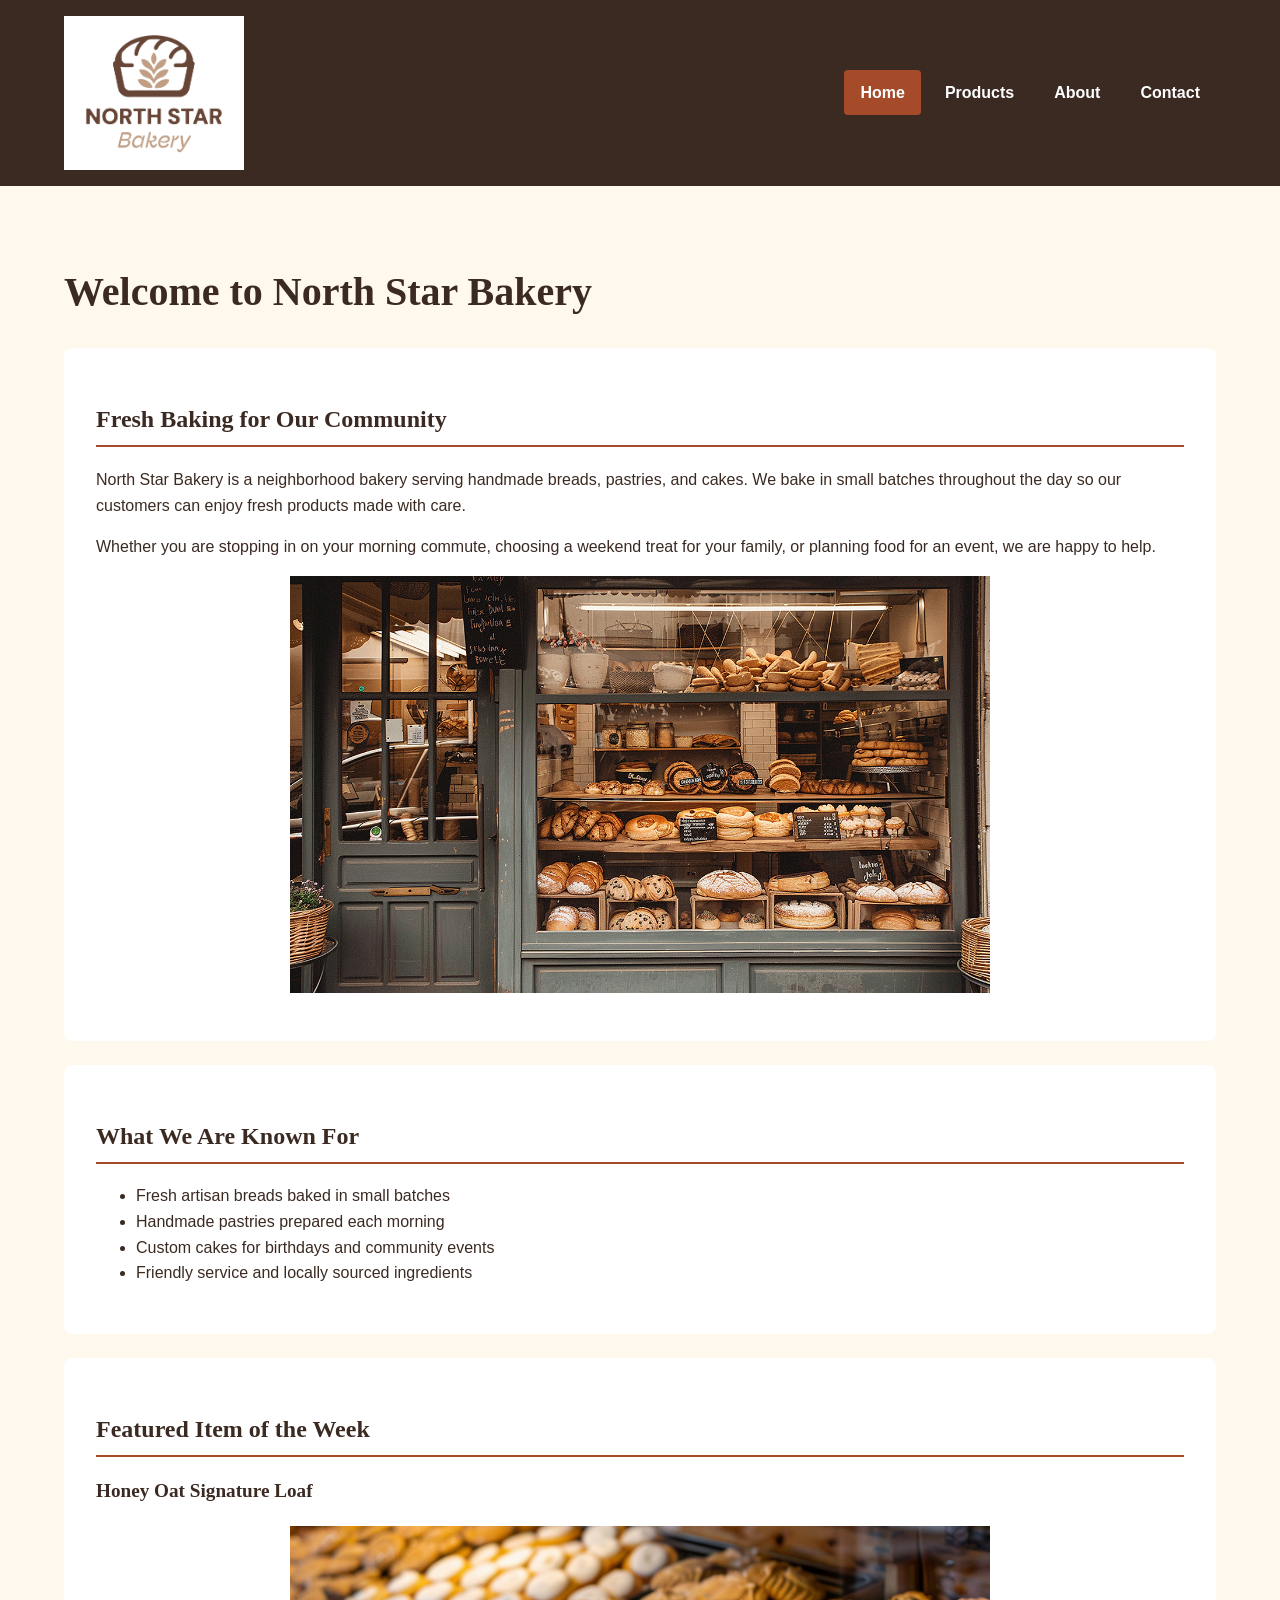
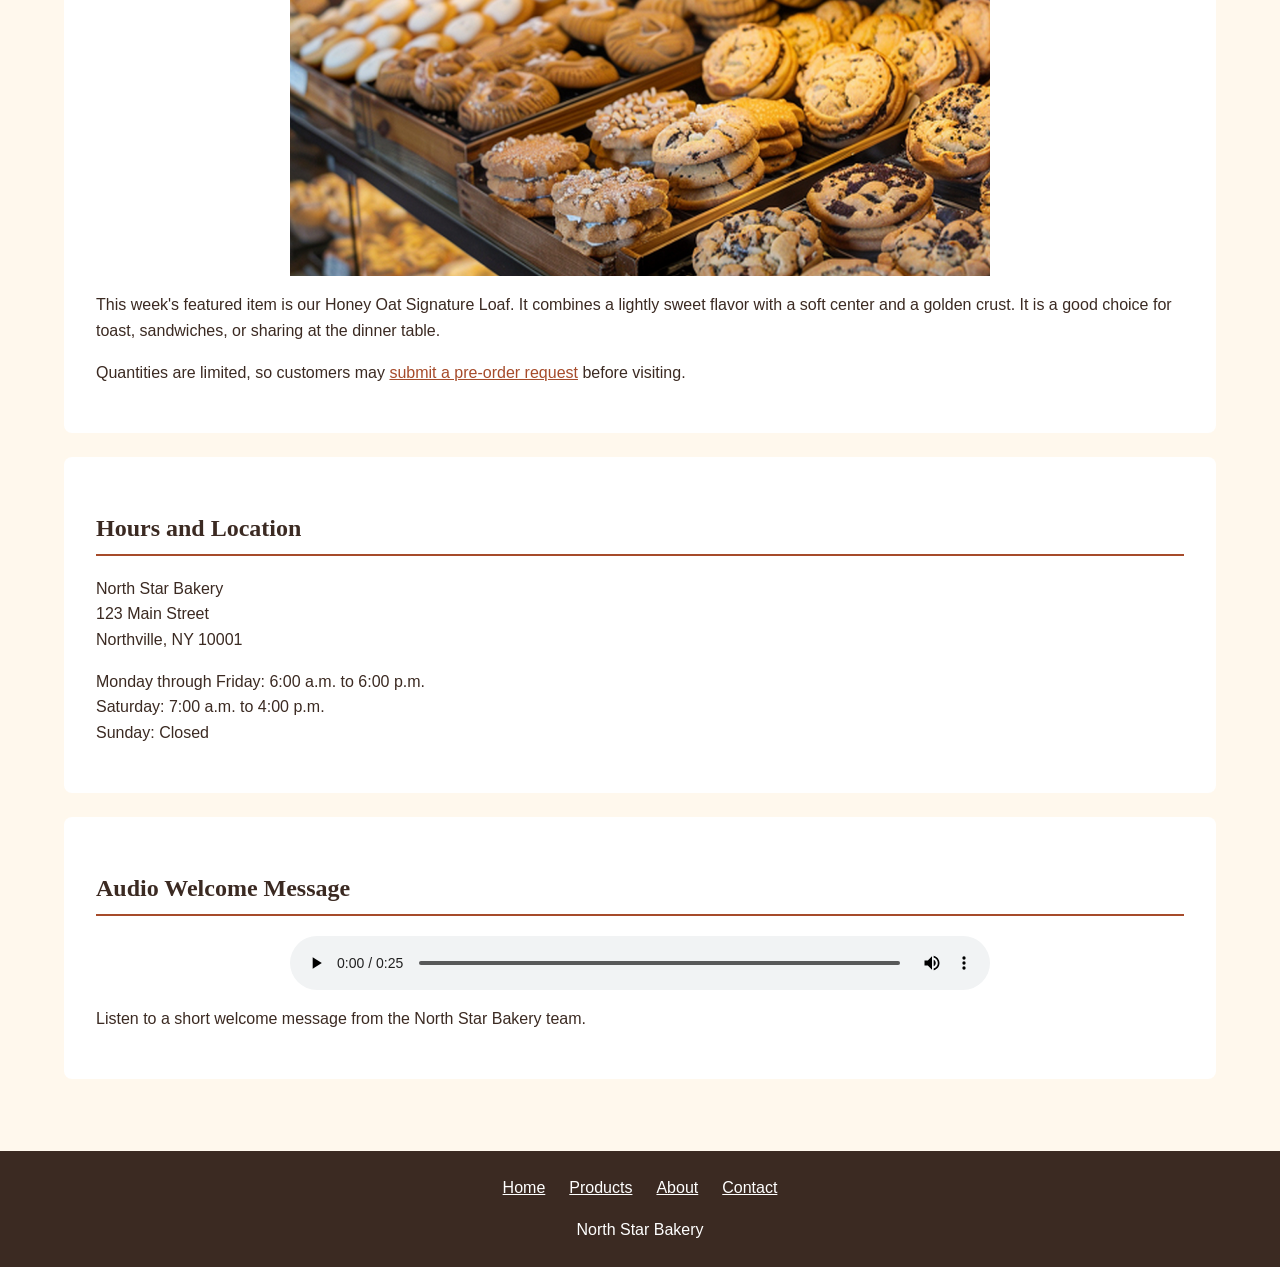
<file: index.html>
<!DOCTYPE html>
<html lang="en">
<head>
    <meta charset="UTF-8">
    <meta name="viewport" content="width=device-width, initial-scale=1.0">
    <meta
        name="description"
        content="North Star Bakery offers handmade breads, pastries, cakes, and pre-order services for the local community."
    >
    <title>North Star Bakery | Home</title>
    <link rel="stylesheet" href="styles.css">
</head>

<body>
    <header>
        <img
            src="bakery-logo_c.png"
            alt="North Star Bakery logo"
        >

        <nav aria-label="Primary navigation">
            <ul>
                <li>
                    <a href="index.html" aria-current="page">Home</a>
                </li>
                <li>
                    <a href="products.html">Products</a>
                </li>
                <li>
                    <a href="about.html">About</a>
                </li>
                <li>
                    <a href="contact.html">Contact</a>
                </li>
            </ul>
        </nav>
    </header>

    <main>
        <h1>Welcome to North Star Bakery</h1>

        <section>
            <h2>Fresh Baking for Our Community</h2>

            <p>
                North Star Bakery is a neighborhood bakery serving handmade
                breads, pastries, and cakes. We bake in small batches throughout
                the day so our customers can enjoy fresh products made with care.
            </p>

            <p>
                Whether you are stopping in on your morning commute, choosing a
                weekend treat for your family, or planning food for an event, we
                are happy to help.
            </p>

            <img
                src="bakery-storefront_c.png"
                alt="Front entrance of North Star Bakery"
            >
        </section>

        <section>
            <h2>What We Are Known For</h2>

            <ul>
                <li>Fresh artisan breads baked in small batches</li>
                <li>Handmade pastries prepared each morning</li>
                <li>Custom cakes for birthdays and community events</li>
                <li>Friendly service and locally sourced ingredients</li>
            </ul>
        </section>

        <section>
            <h2>Featured Item of the Week</h2>
            <h3>Honey Oat Signature Loaf</h3>

            <picture>
                <source
                    media="(min-width: 700px)"
                    srcset="bakery-feature-large_c.png"
                >
                <img
                    src="bakery-feature-small_c.png"
                    alt="North Star Bakery's featured honey oat loaf"
                >
            </picture>

            <p>
                This week's featured item is our Honey Oat Signature Loaf. It
                combines a lightly sweet flavor with a soft center and a golden
                crust. It is a good choice for toast, sandwiches, or sharing at
                the dinner table.
            </p>

            <p>
                Quantities are limited, so customers may
                <a href="contact.html">submit a pre-order request</a>
                before visiting.
            </p>
        </section>

        <section>
            <h2>Hours and Location</h2>

            <address>
                North Star Bakery<br>
                123 Main Street<br>
                Northville, NY 10001
            </address>

            <p>
                Monday through Friday: 6:00 a.m. to 6:00 p.m.<br>
                Saturday: 7:00 a.m. to 4:00 p.m.<br>
                Sunday: Closed
            </p>
        </section>

        <section>
            <h2>Audio Welcome Message</h2>

            <audio controls>
                <source
                    src="bakery-welcome_c.mp3"
                    type="audio/mpeg"
                >
                Your browser does not support the audio element.
                <a href="bakery-welcome_c.mp3">
                    Download the North Star Bakery welcome message.
                </a>
            </audio>

            <p>
                Listen to a short welcome message from the North Star Bakery
                team.
            </p>
        </section>
    </main>

    <footer>
        <nav aria-label="Footer navigation">
            <ul>
                <li><a href="index.html">Home</a></li>
                <li><a href="products.html">Products</a></li>
                <li><a href="about.html">About</a></li>
                <li><a href="contact.html">Contact</a></li>
            </ul>
        </nav>

        <p>North Star Bakery</p>
    </footer>
</body>
</html>
</file>
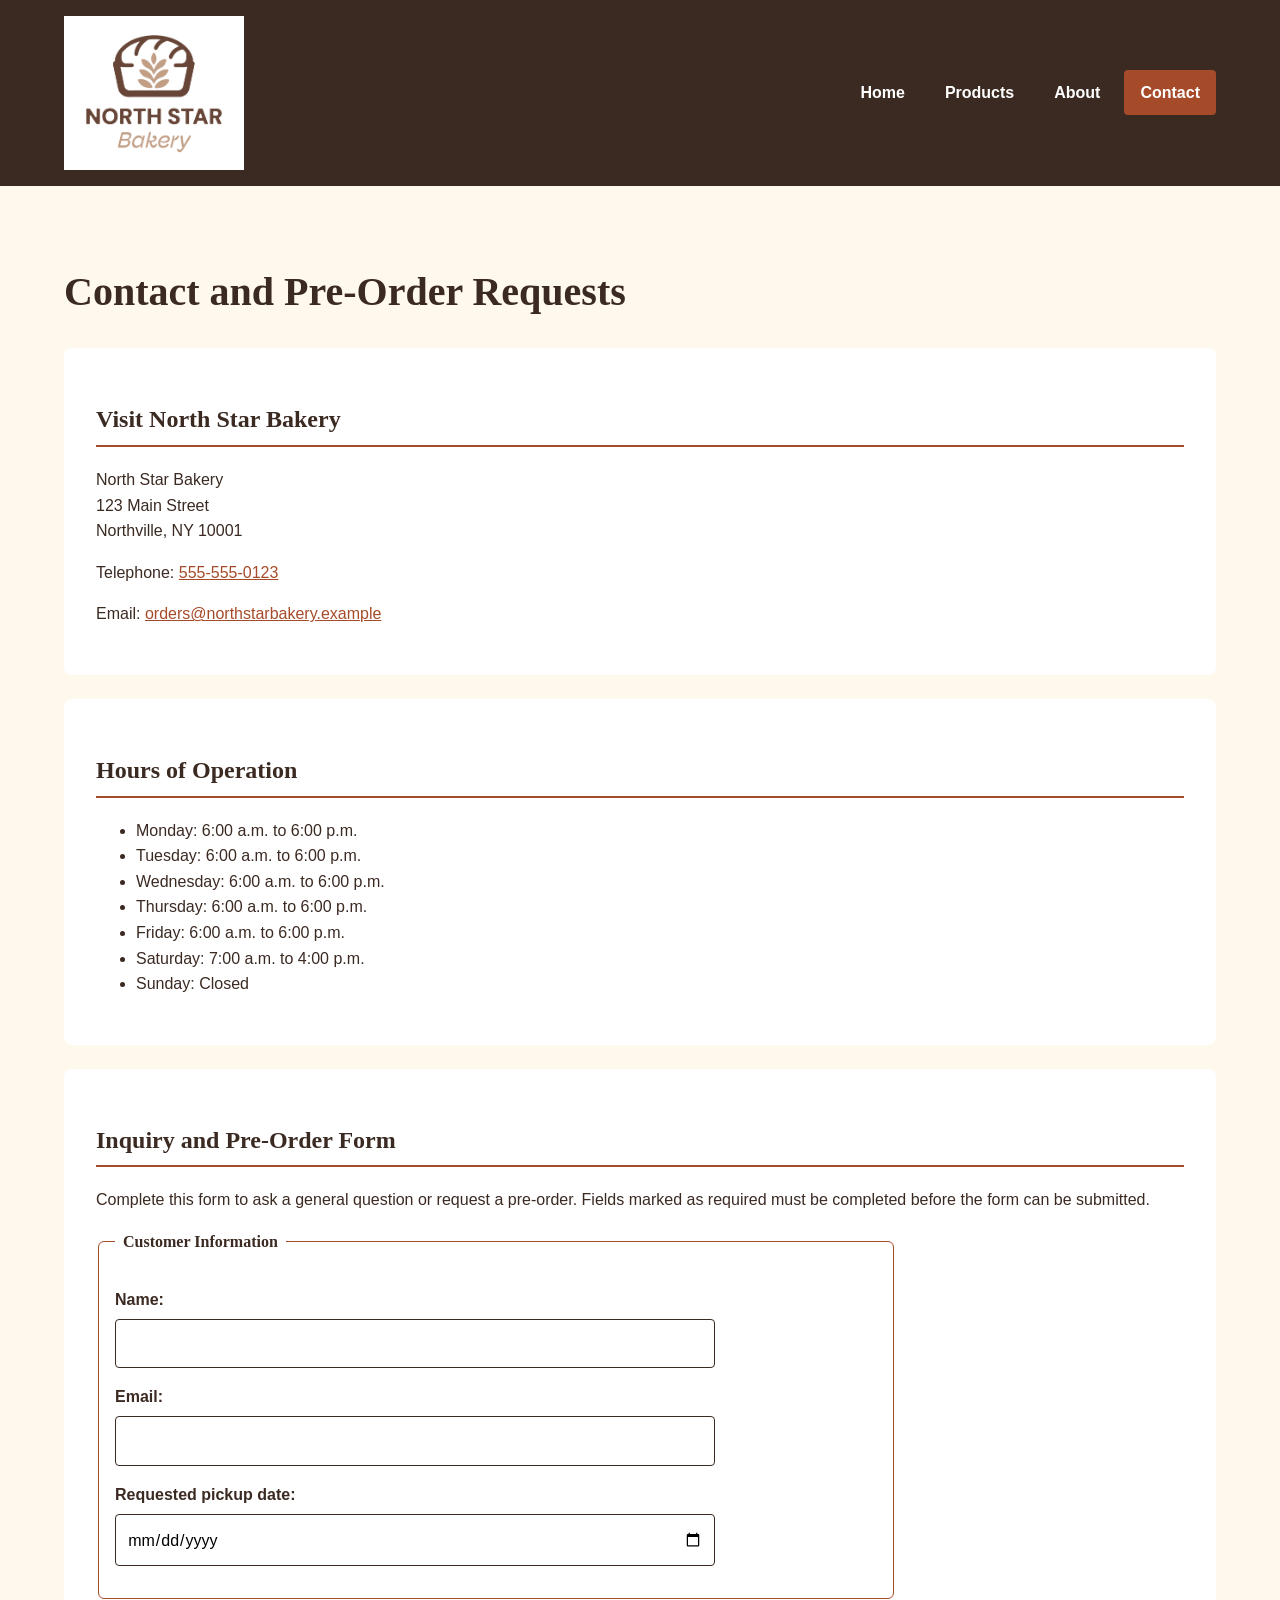
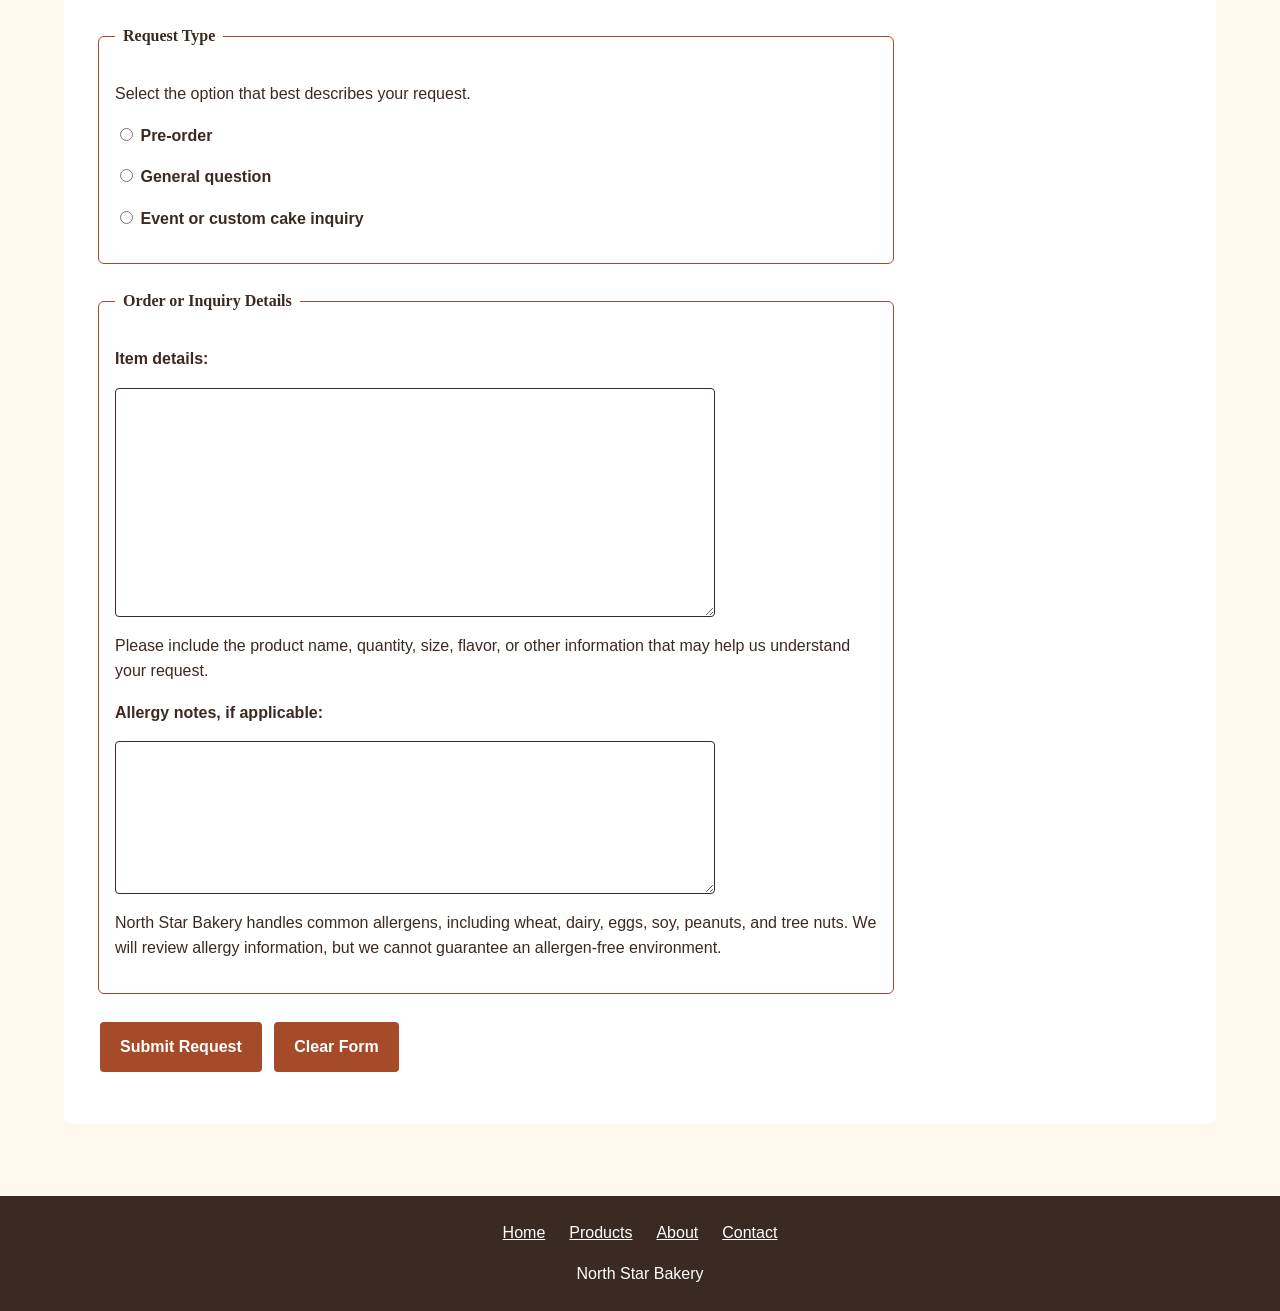
<file: contact.html>
<!DOCTYPE html>
<html lang="en">
<head>
    <meta charset="UTF-8">
    <meta name="viewport" content="width=device-width, initial-scale=1.0">
    <meta
        name="description"
        content="Contact North Star Bakery or submit an inquiry and pre-order request."
    >
    <title>North Star Bakery | Contact</title>
    <link rel="stylesheet" href="styles.css">
</head>

<body>
    <header>
        <img
            src="bakery-logo_c.png"
            alt="North Star Bakery logo"
        >

        <nav aria-label="Primary navigation">
            <ul>
                <li><a href="index.html">Home</a></li>
                <li><a href="products.html">Products</a></li>
                <li><a href="about.html">About</a></li>
                <li>
                    <a href="contact.html" aria-current="page">Contact</a>
                </li>
            </ul>
        </nav>
    </header>

    <main>
        <h1>Contact and Pre-Order Requests</h1>

        <section>
            <h2>Visit North Star Bakery</h2>

            <address>
                North Star Bakery<br>
                123 Main Street<br>
                Northville, NY 10001
            </address>

            <p>
                Telephone:
                <a href="tel:5555550123">555-555-0123</a>
            </p>

            <p>
                Email:
                <a href="mailto:orders@northstarbakery.example">
                    orders@northstarbakery.example
                </a>
            </p>
        </section>

        <section>
            <h2>Hours of Operation</h2>

            <ul>
                <li>Monday: 6:00 a.m. to 6:00 p.m.</li>
                <li>Tuesday: 6:00 a.m. to 6:00 p.m.</li>
                <li>Wednesday: 6:00 a.m. to 6:00 p.m.</li>
                <li>Thursday: 6:00 a.m. to 6:00 p.m.</li>
                <li>Friday: 6:00 a.m. to 6:00 p.m.</li>
                <li>Saturday: 7:00 a.m. to 4:00 p.m.</li>
                <li>Sunday: Closed</li>
            </ul>
        </section>

        <section>
            <h2>Inquiry and Pre-Order Form</h2>

            <p>
                Complete this form to ask a general question or request a
                pre-order. Fields marked as required must be completed before
                the form can be submitted.
            </p>

            <form id="contact-form" action="#" method="post" novalidate>
                <fieldset>
                    <legend>Customer Information</legend>

                    <p>
                        <label for="customer-name">Name:</label>
                        <input
                            type="text"
                            id="customer-name"
                            name="customer-name"
                            autocomplete="name"
                            required
                        >
                        <span
                            id="name-error"
                            class="error-message"
                            aria-live="polite"
                        ></span>
                    </p>

                    <p>
                        <label for="customer-email">Email:</label>
                        <input
                            type="email"
                            id="customer-email"
                            name="customer-email"
                            autocomplete="email"
                            required
                        >
                        <span
                            id="email-error"
                            class="error-message"
                            aria-live="polite"
                        ></span>
                    </p>

                    <p>
                        <label for="pickup-date">Requested pickup date:</label>
                        <input
                            type="date"
                            id="pickup-date"
                            name="pickup-date"
                            required
                        >
                    </p>
                </fieldset>

                <fieldset>
                    <legend>Request Type</legend>

                    <p>
                        Select the option that best describes your request.
                    </p>

                    <p>
                        <input
                            type="radio"
                            id="pre-order"
                            name="request-type"
                            value="pre-order"
                            required
                        >
                        <label for="pre-order">Pre-order</label>
                    </p>

                    <p>
                        <input
                            type="radio"
                            id="general-question"
                            name="request-type"
                            value="general-question"
                        >
                        <label for="general-question">General question</label>
                    </p>

                    <p>
                        <input
                            type="radio"
                            id="event-inquiry"
                            name="request-type"
                            value="event-inquiry"
                        >
                        <label for="event-inquiry">
                            Event or custom cake inquiry
                        </label>
                    </p>
                </fieldset>

                <fieldset>
                    <legend>Order or Inquiry Details</legend>

                    <p>
                        <label for="item-details">Item details:</label>
                    </p>

                    <p>
                        <textarea
                            id="item-details"
                            name="item-details"
                            rows="8"
                            cols="50"
                            minlength="10"
                            required
                        ></textarea>
                        <span
                            id="details-error"
                            class="error-message"
                            aria-live="polite"
                        ></span>
                    </p>

                    <p>
                        Please include the product name, quantity, size, flavor,
                        or other information that may help us understand your
                        request.
                    </p>

                    <p>
                        <label for="allergy-notes">
                            Allergy notes, if applicable:
                        </label>
                    </p>

                    <p>
                        <textarea
                            id="allergy-notes"
                            name="allergy-notes"
                            rows="5"
                            cols="50"
                        ></textarea>
                    </p>

                    <p>
                        North Star Bakery handles common allergens, including
                        wheat, dairy, eggs, soy, peanuts, and tree nuts. We will
                        review allergy information, but we cannot guarantee an
                        allergen-free environment.
                    </p>
                </fieldset>

                <p>
                    <button type="submit">Submit Request</button>
                    <button type="reset">Clear Form</button>
                </p>
            </form>
        </section>
    </main>

    <footer>
        <nav aria-label="Footer navigation">
            <ul>
                <li><a href="index.html">Home</a></li>
                <li><a href="products.html">Products</a></li>
                <li><a href="about.html">About</a></li>
                <li><a href="contact.html">Contact</a></li>
            </ul>
        </nav>

        <p>North Star Bakery</p>
    </footer>

    <script src="script.js"></script>
</body>
</html>
</file>
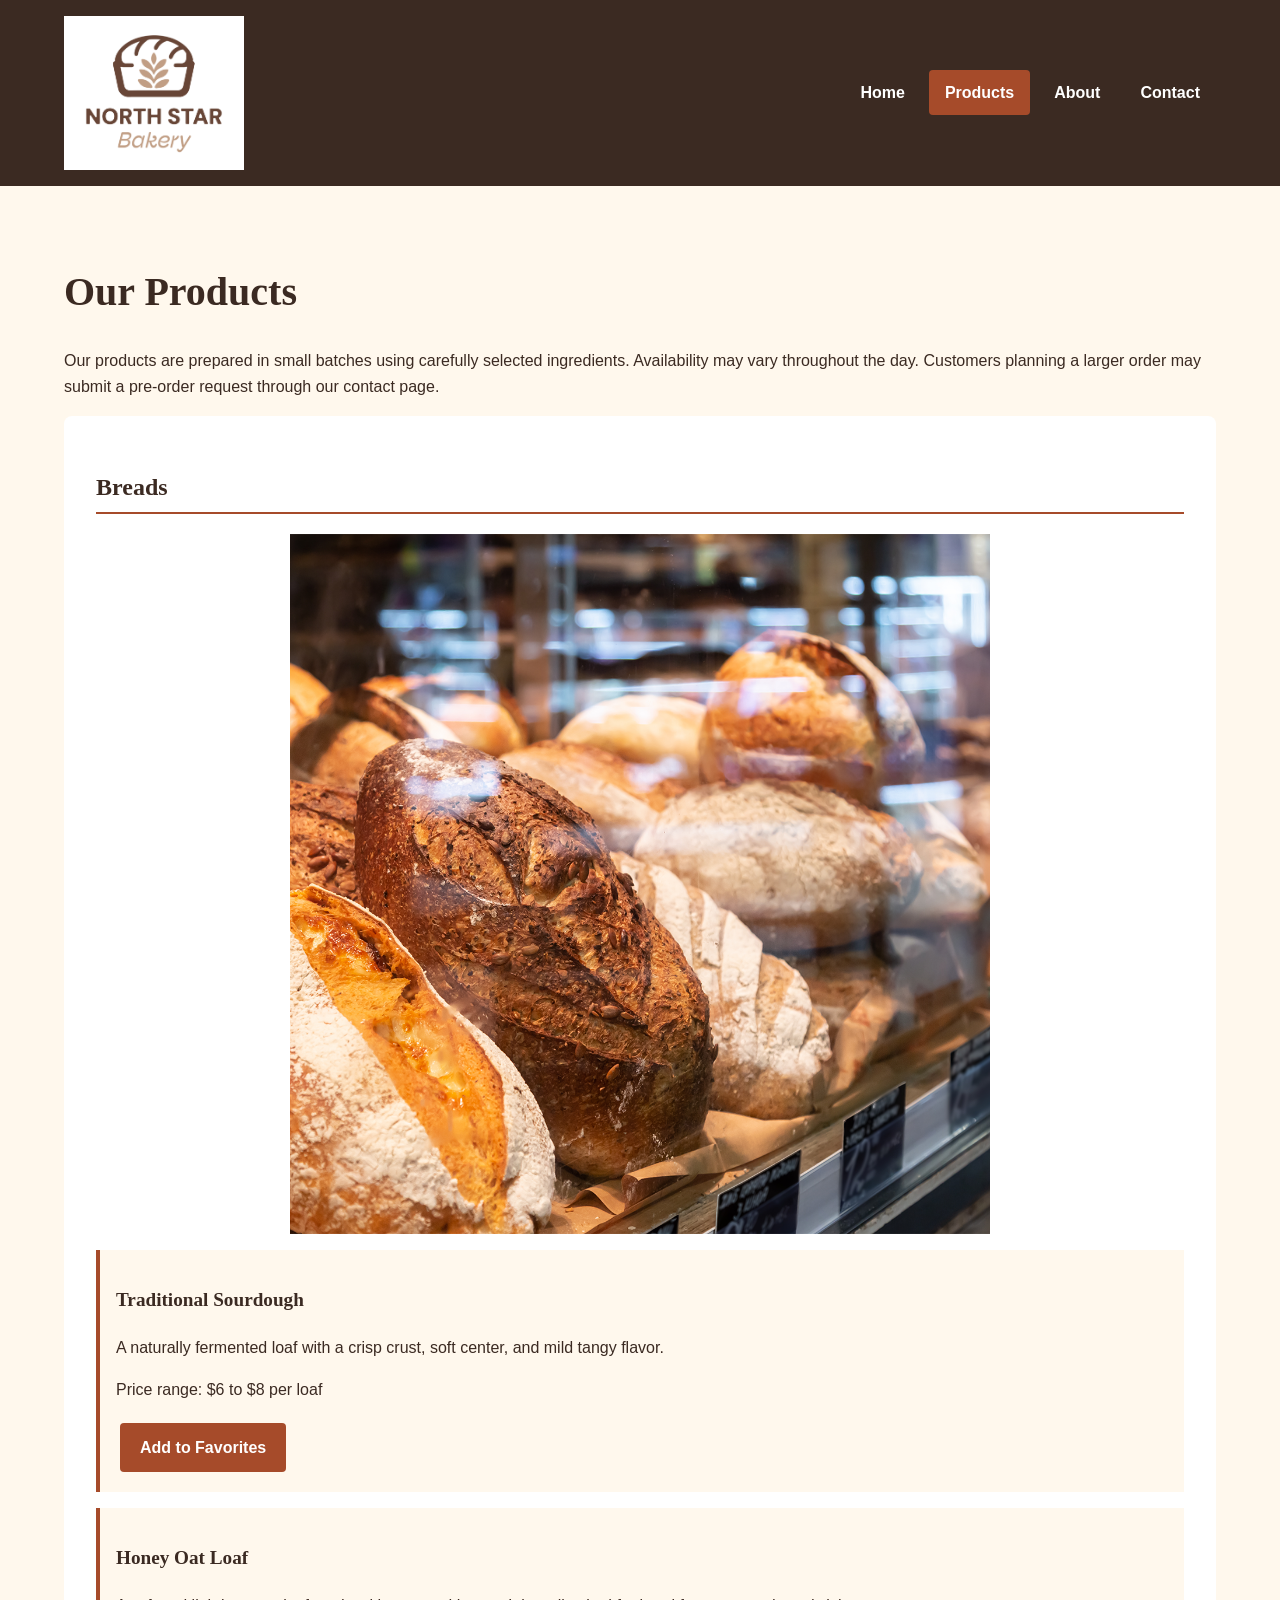
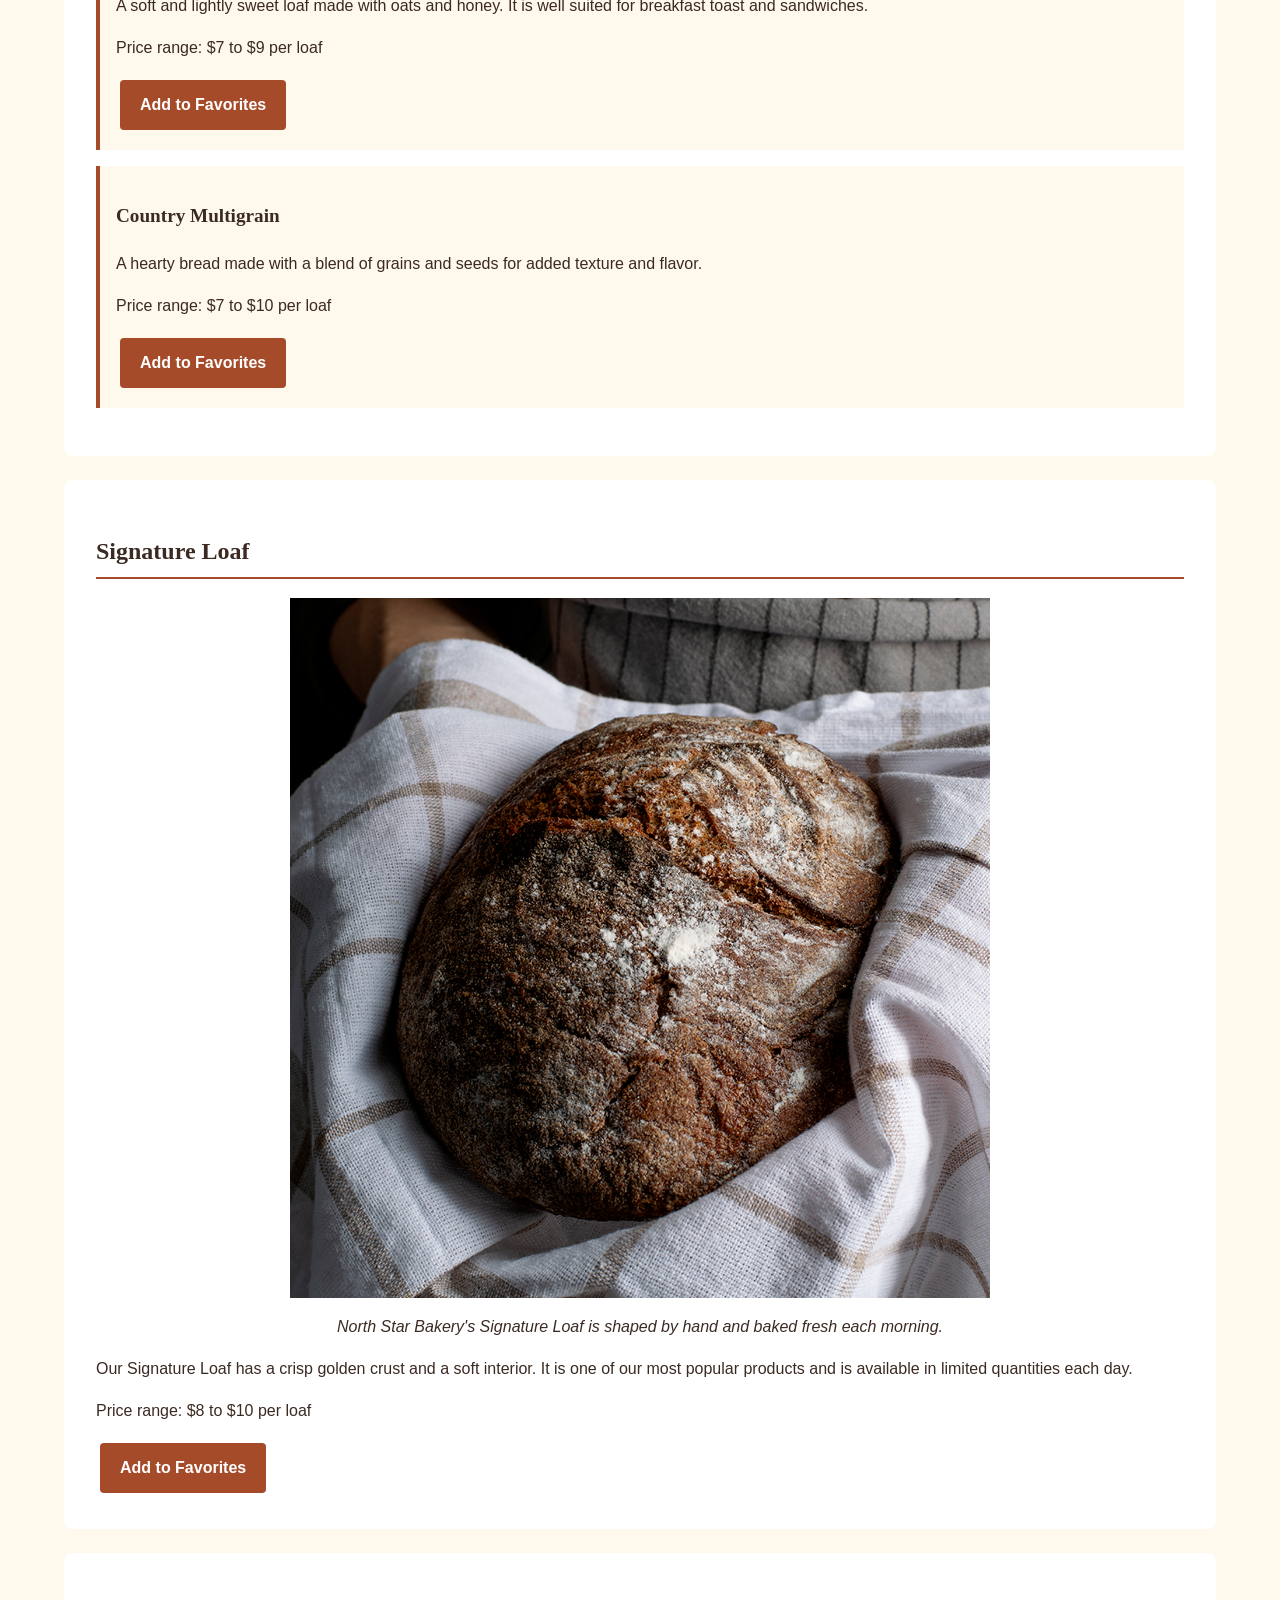
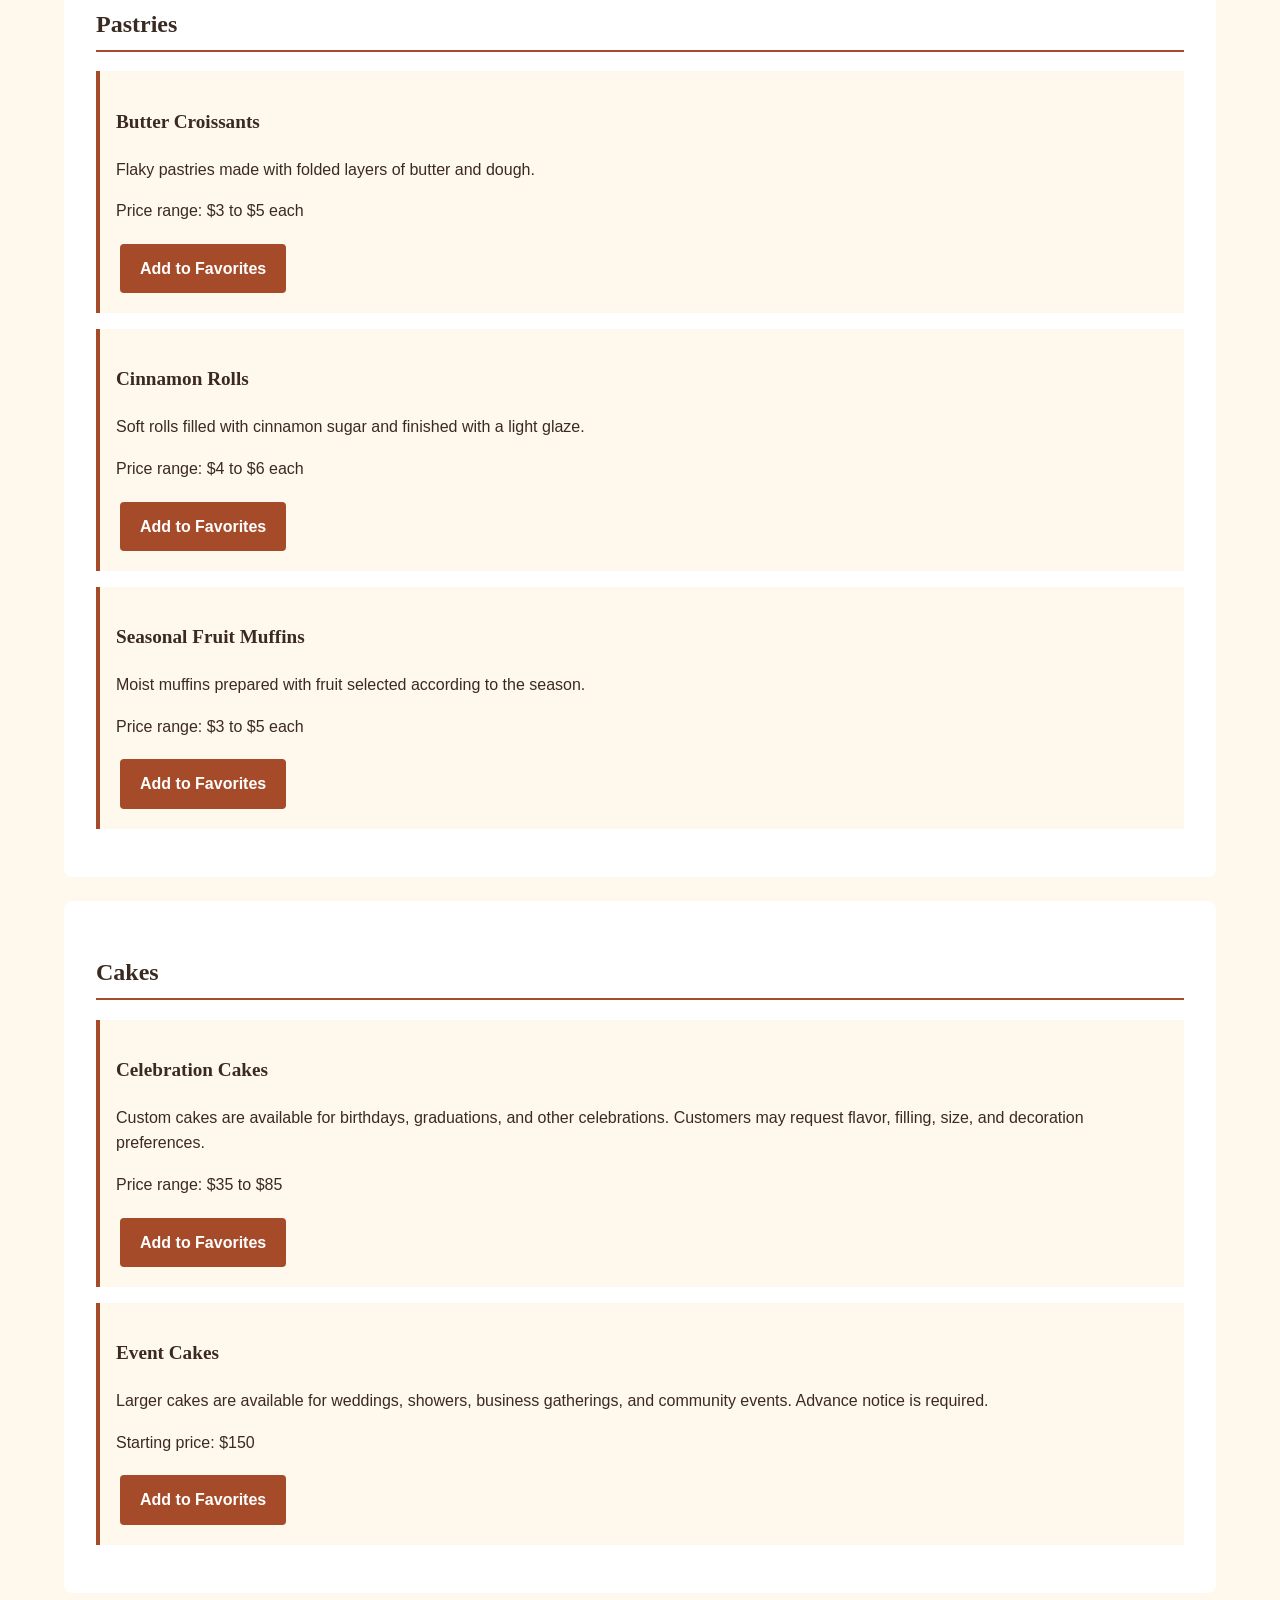
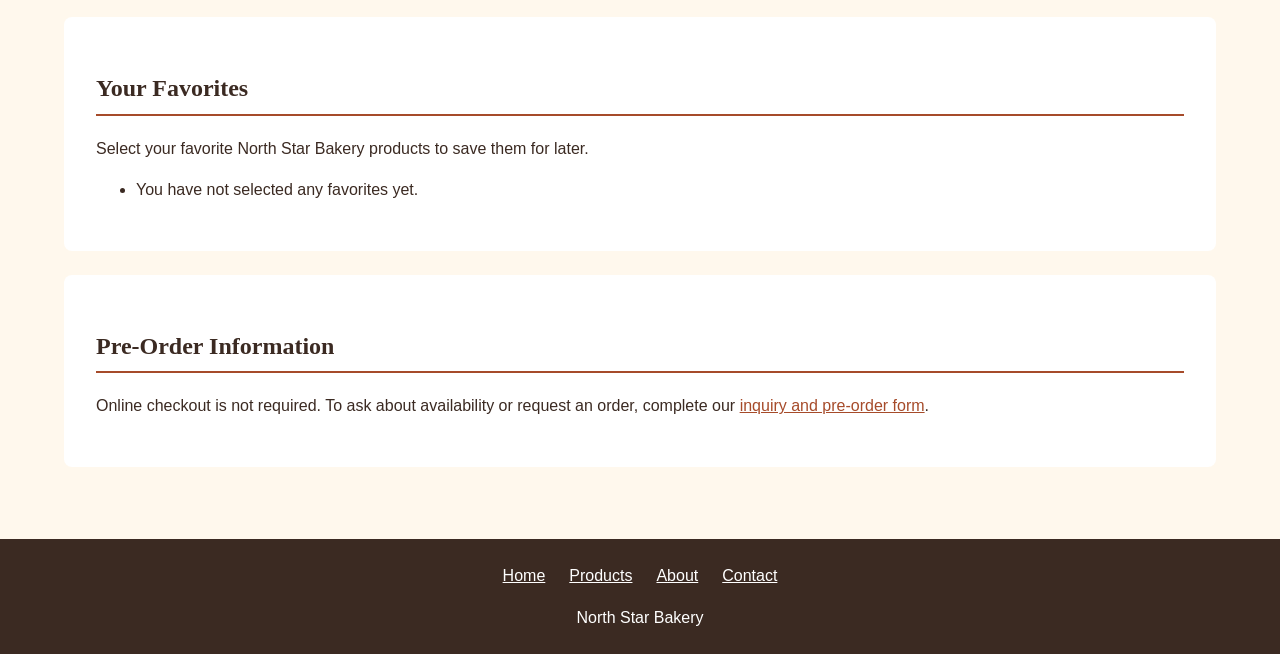
<file: products.html>
<!DOCTYPE html>
<html lang="en">
<head>
    <meta charset="UTF-8">
    <meta name="viewport" content="width=device-width, initial-scale=1.0">
    <meta
        name="description"
        content="Browse North Star Bakery's breads, pastries, cakes, descriptions, and pricing ranges."
    >
    <title>North Star Bakery | Products</title>
    <link rel="stylesheet" href="styles.css">
</head>

<body>
    <header>
        <img
            src="bakery-logo_c.png"
            alt="North Star Bakery logo"
        >

        <nav aria-label="Primary navigation">
            <ul>
                <li><a href="index.html">Home</a></li>
                <li>
                    <a href="products.html" aria-current="page">Products</a>
                </li>
                <li><a href="about.html">About</a></li>
                <li><a href="contact.html">Contact</a></li>
            </ul>
        </nav>
    </header>

    <main>
        <h1>Our Products</h1>

        <p>
            Our products are prepared in small batches using carefully selected
            ingredients. Availability may vary throughout the day. Customers
            planning a larger order may submit a pre-order request through our
            contact page.
        </p>

        <section>
            <h2>Breads</h2>

            <img
                src="bakery-bread_c.png"
                alt="Assortment of freshly baked artisan breads"
            >

            <article>
                <h3>Traditional Sourdough</h3>
                <p>
                    A naturally fermented loaf with a crisp crust, soft center,
                    and mild tangy flavor.
                </p>
                <p>Price range: $6 to $8 per loaf</p>
                <button
                    type="button"
                    class="favorite-btn"
                    data-product="Traditional Sourdough"
                >
                    Add to Favorites
                </button>
            </article>

            <article>
                <h3>Honey Oat Loaf</h3>
                <p>
                    A soft and lightly sweet loaf made with oats and honey. It is
                    well suited for breakfast toast and sandwiches.
                </p>
                <p>Price range: $7 to $9 per loaf</p>
                <button
                    type="button"
                    class="favorite-btn"
                    data-product="Honey Oat Loaf"
                >
                    Add to Favorites
                </button>
            </article>

            <article>
                <h3>Country Multigrain</h3>
                <p>
                    A hearty bread made with a blend of grains and seeds for
                    added texture and flavor.
                </p>
                <p>Price range: $7 to $10 per loaf</p>
                <button
                    type="button"
                    class="favorite-btn"
                    data-product="Country Multigrain"
                >
                    Add to Favorites
                </button>
            </article>
        </section>

        <section>
            <h2>Signature Loaf</h2>

            <figure>
                <img
                    src="bakery-signature-loaf_c.png"
                    alt="Golden-brown North Star Bakery signature loaf resting on a wooden surface"
                >
                <figcaption>
                    North Star Bakery's Signature Loaf is shaped by hand and
                    baked fresh each morning.
                </figcaption>
            </figure>

            <p>
                Our Signature Loaf has a crisp golden crust and a soft interior.
                It is one of our most popular products and is available in
                limited quantities each day.
            </p>

            <p>Price range: $8 to $10 per loaf</p>

            <button
                type="button"
                class="favorite-btn"
                data-product="Signature Loaf"
            >
                Add to Favorites
            </button>
        </section>

        <section>
            <h2>Pastries</h2>

            <article>
                <h3>Butter Croissants</h3>
                <p>
                    Flaky pastries made with folded layers of butter and dough.
                </p>
                <p>Price range: $3 to $5 each</p>
                <button
                    type="button"
                    class="favorite-btn"
                    data-product="Butter Croissants"
                >
                    Add to Favorites
                </button>
            </article>

            <article>
                <h3>Cinnamon Rolls</h3>
                <p>
                    Soft rolls filled with cinnamon sugar and finished with a
                    light glaze.
                </p>
                <p>Price range: $4 to $6 each</p>
                <button
                    type="button"
                    class="favorite-btn"
                    data-product="Cinnamon Rolls"
                >
                    Add to Favorites
                </button>
            </article>

            <article>
                <h3>Seasonal Fruit Muffins</h3>
                <p>
                    Moist muffins prepared with fruit selected according to the
                    season.
                </p>
                <p>Price range: $3 to $5 each</p>
                <button
                    type="button"
                    class="favorite-btn"
                    data-product="Seasonal Fruit Muffins"
                >
                    Add to Favorites
                </button>
            </article>
        </section>

        <section>
            <h2>Cakes</h2>

            <article>
                <h3>Celebration Cakes</h3>
                <p>
                    Custom cakes are available for birthdays, graduations, and
                    other celebrations. Customers may request flavor, filling,
                    size, and decoration preferences.
                </p>
                <p>Price range: $35 to $85</p>
                <button
                    type="button"
                    class="favorite-btn"
                    data-product="Celebration Cakes"
                >
                    Add to Favorites
                </button>
            </article>

            <article>
                <h3>Event Cakes</h3>
                <p>
                    Larger cakes are available for weddings, showers, business
                    gatherings, and community events. Advance notice is required.
                </p>
                <p>Starting price: $150</p>
                <button
                    type="button"
                    class="favorite-btn"
                    data-product="Event Cakes"
                >
                    Add to Favorites
                </button>
            </article>
        </section>

        <section id="favorites-section">
            <h2>Your Favorites</h2>

            <p>
                Select your favorite North Star Bakery products to save them
                for later.
            </p>

            <ul id="favorites-list">
                <li id="no-favorites">
                    You have not selected any favorites yet.
                </li>
            </ul>
        </section>

        <section>
            <h2>Pre-Order Information</h2>

            <p>
                Online checkout is not required. To ask about availability or
                request an order, complete our
                <a href="contact.html">inquiry and pre-order form</a>.
            </p>
        </section>
    </main>

    <footer>
        <nav aria-label="Footer navigation">
            <ul>
                <li><a href="index.html">Home</a></li>
                <li><a href="products.html">Products</a></li>
                <li><a href="about.html">About</a></li>
                <li><a href="contact.html">Contact</a></li>
            </ul>
        </nav>

        <p>North Star Bakery</p>
    </footer>

    <script src="script.js"></script>
</body>
</html>
</file>
<file: styles.css>
/* North Star Bakery - Touchstone 3 */

/* Base styles - mobile first */

* {
    box-sizing: border-box;
}

body {
    margin: 0;
    background-color: #fff8ed;
    color: #3b2a22;
    font-family: Arial, Helvetica, sans-serif;
    font-size: 1rem;
    line-height: 1.6;
}

h1,
h2,
h3 {
    font-family: Georgia, "Times New Roman", serif;
    color: #3b2a22;
}

h1 {
    font-size: 2rem;
    margin-bottom: 1.5rem;
}

h2 {
    font-size: 1.5rem;
    border-bottom: 2px solid #a64b2a;
    padding-bottom: 0.4rem;
}

h3 {
    font-size: 1.2rem;
}

a {
    color: #a64b2a;
}

a:hover,
a:focus {
    text-decoration: none;
}

/* Header and navigation */

header {
    background-color: #3b2a22;
    padding: 1rem;
    text-align: center;
}

header img {
    display: block;
    max-width: 180px;
    height: auto;
    margin: 0 auto 1rem;
}

header nav ul,
footer nav ul {
    display: flex;
    flex-direction: column;
    gap: 0.5rem;
    margin: 0;
    padding: 0;
    list-style: none;
}

header nav a {
    display: block;
    padding: 0.6rem 1rem;
    color: #ffffff;
    font-weight: bold;
    text-decoration: none;
    border-radius: 4px;
}

header nav a:hover,
header nav a:focus,
header nav a[aria-current="page"] {
    background-color: #a64b2a;
    color: #ffffff;
}

/* Main content */

main {
    width: 90%;
    max-width: 1200px;
    margin: 0 auto;
    padding: 2rem 0;
}

section {
    background-color: #ffffff;
    margin-bottom: 1.5rem;
    padding: 1.25rem;
    border-radius: 8px;
}

section img,
figure img {
    display: block;
    width: 100%;
    max-width: 700px;
    height: auto;
    margin: 1rem auto;
}

figure {
    margin: 1rem 0;
}

figcaption {
    text-align: center;
    font-style: italic;
}

article {
    margin: 1rem 0;
    padding: 1rem;
    border-left: 4px solid #a64b2a;
    background-color: #fff8ed;
}

address {
    font-style: normal;
}

audio,
video {
    display: block;
    width: 100%;
    max-width: 700px;
    margin: 1rem auto;
}

/* Forms */

form {
    max-width: 800px;
}

fieldset {
    margin-bottom: 1.5rem;
    padding: 1rem;
    border: 1px solid #a64b2a;
    border-radius: 6px;
}

legend {
    padding: 0 0.5rem;
    font-family: Georgia, "Times New Roman", serif;
    font-weight: bold;
}

label {
    font-weight: bold;
}

input[type="text"],
input[type="email"],
input[type="date"],
textarea {
    display: block;
    width: 100%;
    max-width: 600px;
    margin-top: 0.4rem;
    padding: 0.7rem;
    border: 1px solid #3b2a22;
    border-radius: 4px;
    font: inherit;
}

textarea {
    resize: vertical;
}

button {
    margin: 0.25rem;
    padding: 0.75rem 1.25rem;
    background-color: #a64b2a;
    color: #ffffff;
    border: none;
    border-radius: 4px;
    font: inherit;
    font-weight: bold;
    cursor: pointer;
}

button:hover,
button:focus {
    background-color: #3b2a22;
}

/* Footer */

footer {
    background-color: #3b2a22;
    color: #ffffff;
    padding: 1.5rem;
    text-align: center;
}

footer nav ul {
    align-items: center;
}

footer a {
    color: #ffffff;
}

footer p {
    margin-bottom: 0;
}

/* Larger screens */

@media (min-width: 768px) {
    header {
        display: flex;
        justify-content: space-between;
        align-items: center;
        padding: 1rem 5%;
    }

    header img {
        margin: 0;
    }

    header nav ul {
        flex-direction: row;
        align-items: center;
    }

    footer nav ul {
        flex-direction: row;
        justify-content: center;
        gap: 1.5rem;
    }

    main {
        padding: 3rem 0;
    }

    section {
        padding: 2rem;
    }

    h1 {
        font-size: 2.5rem;
    }
}

/* JavaScript validation */

.error-message {
    display: block;
    margin-top: 0.4rem;
    font-weight: bold;
    color: #a64b2a;
}
</file>
